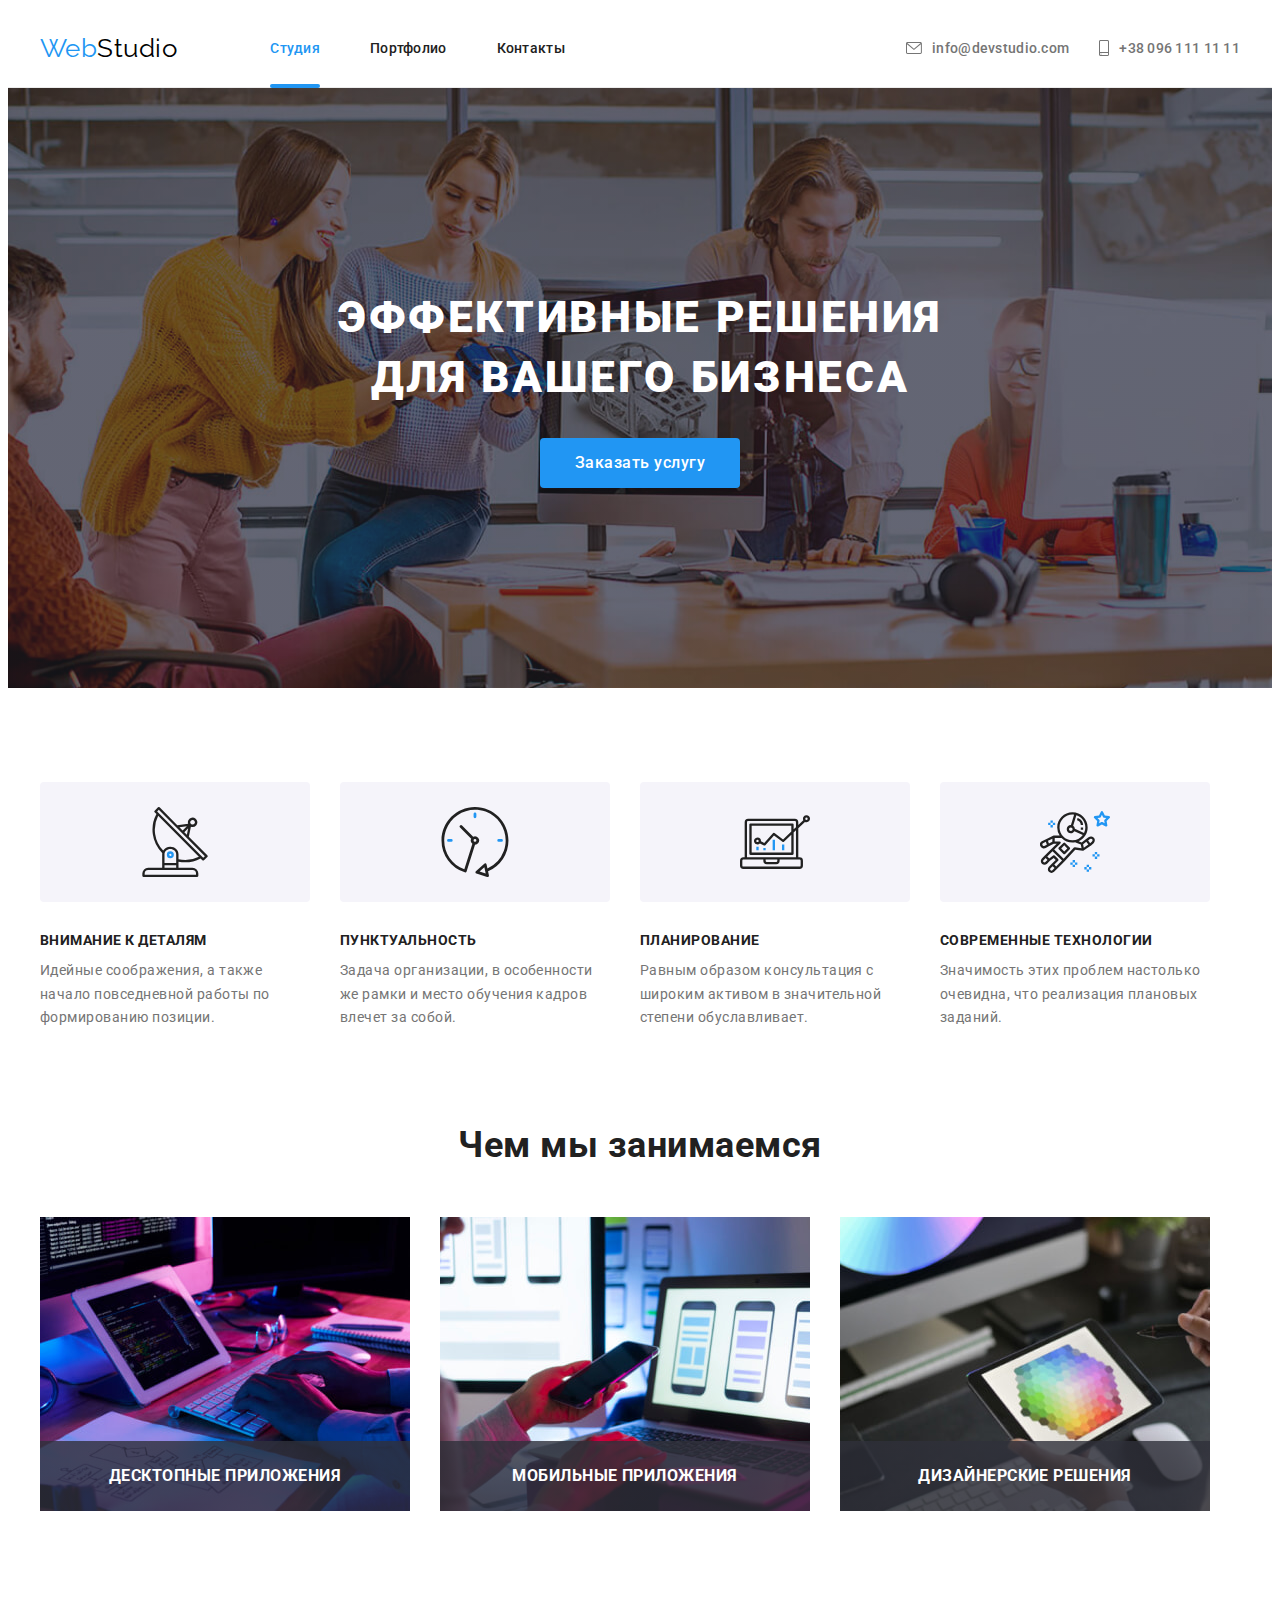
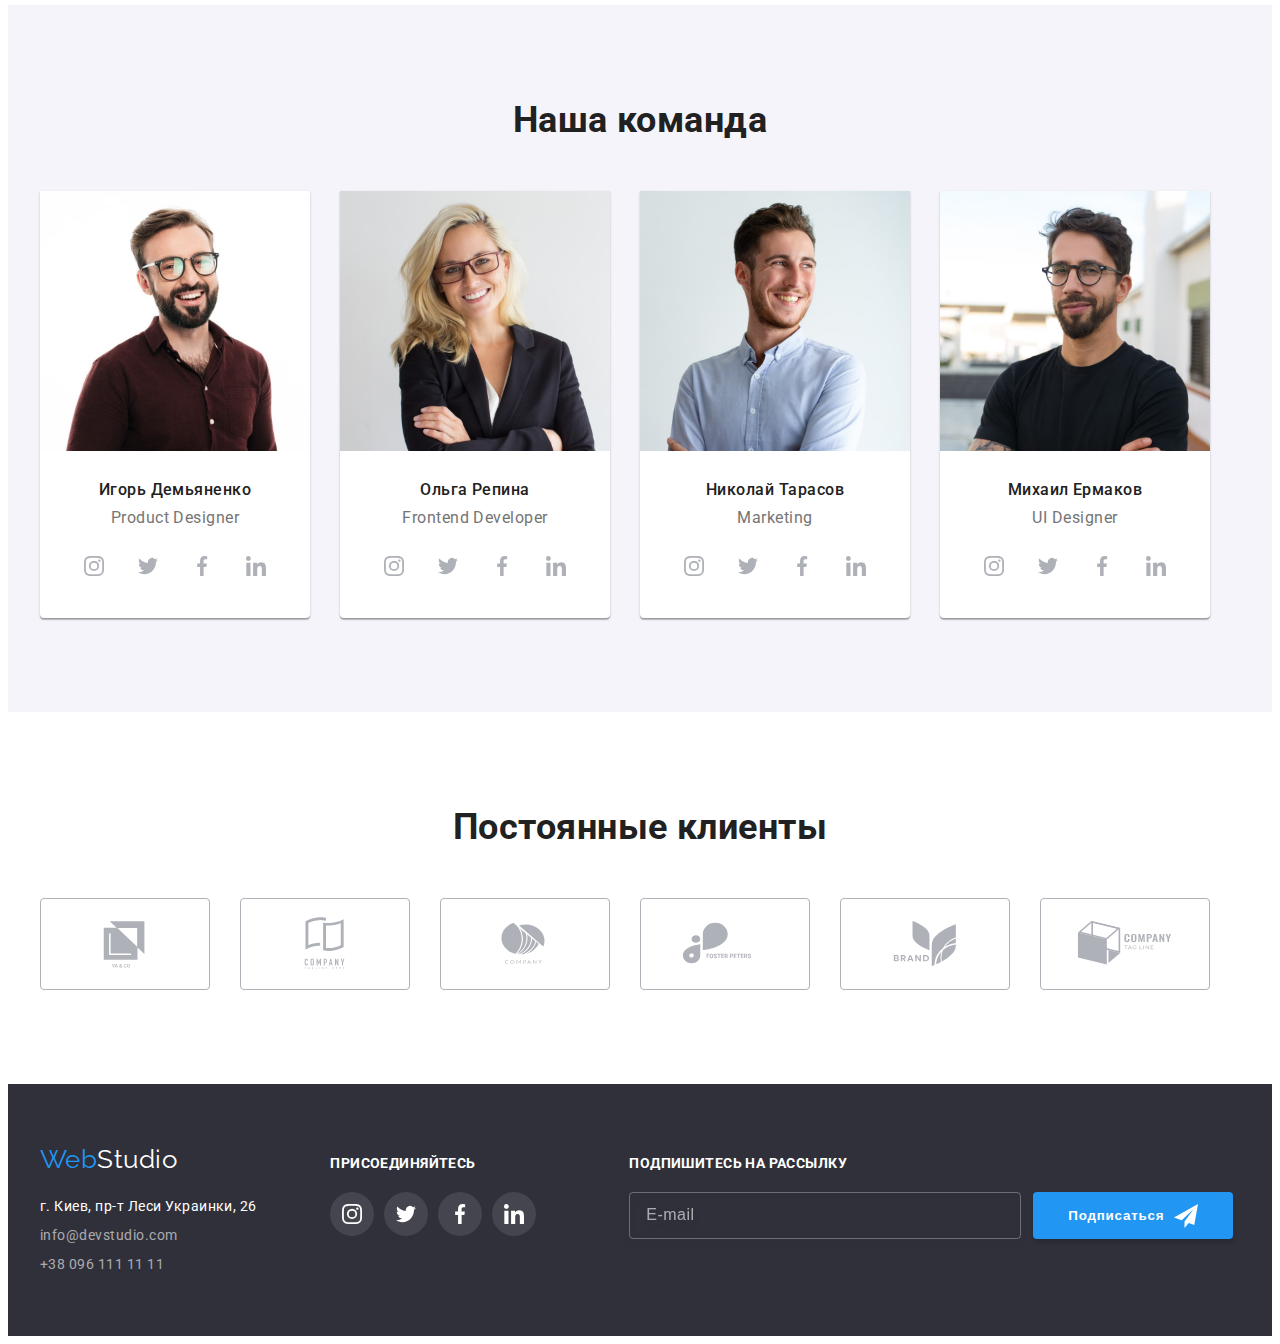
<file: index.html>
<!DOCTYPE html>
<html lang="ru">
  <head>
    <meta charset="UTF-8" />
    <meta http-equiv="X-UA-Compatible" content="IE=edge" />
    <meta name="viewport" content="width=device-width, initial-scale=1.0" />
    <title>Веб студия WebStudio</title>
    <link rel="preconnect" href="https://fonts.googleapis.com" />
    <link rel="preconnect" href="https://fonts.gstatic.com" crossorigin />
    <link
      href="https://fonts.googleapis.com/css2?family=Raleway:wght@700&family=Roboto:wght@400;500;700;900&display=swap"
      rel="stylesheet"
    />

    <link
      rel="stylesheet"
      href="https://cdnjs.cloudflare.com/ajax/libs/modern-normalize/1.1.0/modern-normalize.min.css"
      integrity="sha512-wpPYUAdjBVSE4KJnH1VR1HeZfpl1ub8YT/NKx4PuQ5NmX2tKuGu6U/JRp5y+Y8XG2tV+wKQpNHVUX03MfMFn9Q=="
      crossorigin="anonymous"
      referrerpolicy="no-referrer"
    />

    <link rel="stylesheet" href="./css/styles.css" />
  </head>
  <body class="body-page">
    <header class="page-header">
      <!--Логотип и навигация-->
      <div class="container">
        <nav class="navigation">
          <a class="logo logo-header link" href="./index.html"><span>Web</span>Studio</a>
          <ul class="site-nav">
            <li class="site-nav-element">
              <a class="link current" href="./index.html">Студия</a>
            </li>
            <li class="site-nav-element">
              <a class="link" href="./portfolio.html">Портфолио</a>
            </li>
            <li class="site-nav-element">
              <a class="link" href="">Контакты</a>
            </li>
          </ul>
        </nav>

        <ul class="auth-nav">
          <li class="auth-nav-element">
            <a class="auth-nav-mail link" href="mailto:info@devstudio.com"
              ><svg class="auth-nav-mail-svg">
                <use href="./images/icons.svg#icon-mail"></use></svg
              >info@devstudio.com</a
            >
          </li>
          <li class="auth-nav-element">
            <a class="auth-nav-phone link" href="tel:+380961111111"
              ><svg class="auth-nav-phone-svg">
                <use href="./images/icons.svg#icon-tel"></use></svg
              >+38 096 111 11 11</a
            >
          </li>
        </ul>
      </div>
    </header>
    <!--Герой-->
    <main>
      <div class="overlay">
        <section class="hero">
          <div class="container">
            <h1 class="hero-title">
              Эффективные решения <br />
              для вашего бизнеса
            </h1>
            <button class="button" type="button" data-modal-open>Заказать услугу</button>
          </div>
          <div class="backdrop is-hidden" data-modal>
            <form class="modal" name="signup-form" autocomplete="on" novalidate>
              <button class="button-close" data-modal-close>
                <svg class="button-close-svg">
                  <use href="./images/icons.svg#button-close"></use>
                </svg>
              </button>

              <h2 class="modal-title">Оставьте свои данные, мы вам перезвоним</h2>
              <div class="form-field">
                <label class="form-label">
                  <span class="form-label-span">Имя</span>
                  <div class="div-for-position">
                    <input name="name" class="form-input" type="text" autofocus />
                    <svg class="form-icon">
                      <use href="./images/icons.svg#icon-name"></use>
                    </svg>
                  </div>
                </label>
              </div>
              <div class="form-field">
                <label class="form-label">
                  <span class="form-label-span">Телефон</span>
                  <div class="div-for-position">
                    <input class="form-input" name="tel" type="tel" />
                    <svg class="form-icon">
                      <use href="./images/icons.svg#icon-phone"></use>
                    </svg>
                  </div>
                </label>
              </div>
              <div class="form-field">
                <label class="form-label">
                  <span class="form-label-span">Почта</span>
                  <div class="div-for-position">
                    <input class="form-input" name="email" type="email" />
                    <svg class="form-icon">
                      <use href="./images/icons.svg#icon-email"></use>
                    </svg>
                  </div>
                </label>
              </div>
              <div class="form-field">
                <label class="form-label">
                  <span class="form-label-span">Комментарий</span>
                  <textarea
                    class="form-input comment"
                    name="comment"
                    placeholder="Введите текст"
                    rows="6"
                  ></textarea>
                </label>
              </div>
              <div class="agreement-field">
                <label class="agreement" for="checkbox">
                  <input class="modal-checkbox" name="checkbox" type="checkbox" id="checkbox" />
                  <span class="new-checkbox"></span>
                  <!-- <svg class="new-checkbox"><use href="./images/icons.svg#icon-check"></use></svg> -->
                  Соглашаюсь с рассылкой и принимаю
                  <a href="" class="oferta agreement">Условия договора</a></label
                >
              </div>

              <button class="button modal-button" type="submit" data-modal-close-two>
                Отправить
              </button>
            </form>
          </div>
        </section>
      </div>
      <!--Статьи-->
      <section class="section">
        <div class="container">
          <ul class="works-list list">
            <li class="works">
              <div class="works-thumb">
                <svg class="works-svg">
                  <use href="./images/icons.svg#icon-antenna"></use>
                </svg>
              </div>

              <h3 class="works-title">Внимание к деталям</h3>
              <p class="works-text">
                Идейные соображения, а также начало повседневной работы по формированию позиции.
              </p>
            </li>
            <li class="works">
              <div class="works-thumb">
                <svg class="works-svg">
                  <use href="./images/icons.svg#icon-clock"></use>
                </svg>
              </div>
              <h3 class="works-title">Пунктуальность</h3>
              <p class="works-text">
                Задача организации, в особенности же рамки и место обучения кадров влечет за собой.
              </p>
            </li>
            <li class="works">
              <div class="works-thumb">
                <svg class="works-svg">
                  <use href="./images/icons.svg#icon-diagram"></use>
                </svg>
              </div>
              <h3 class="works-title">Планирование</h3>
              <p class="works-text">
                Равным образом консультация с широким активом в значительной степени обуславливает.
              </p>
            </li>
            <li class="works">
              <div class="works-thumb">
                <svg class="works-svg">
                  <use href="./images/icons.svg#icon-astronaut"></use>
                </svg>
              </div>
              <h3 class="works-title">Современные технологии</h3>
              <p class="works-text">
                Значимость этих проблем настолько очевидна, что реализация плановых заданий.
              </p>
            </li>
          </ul>
        </div>
      </section>

      <!--Чем мы занимаемся-->
      <section class="section no-padding-top">
        <div class="container">
          <h2 class="section-title">Чем мы занимаемся</h2>
          <ul class="photo-set">
            <li class="photo">
              <div class="photo-set-thumb">
                <img src="./images/img5.jpg" alt="Фото процесса набора кода" width="370" />
                <div class="photo-set-decor">
                  <p class="photo-set-text">Десктопные приложения</p>
                </div>
              </div>
            </li>
            <li class="photo">
              <div class="photo-set-thumb">
                <img
                  src="./images/img6.jpg"
                  alt="Фото процесса разработки дизайна мобильного приложения"
                  width="370"
                />
                <div class="photo-set-decor">
                  <p class="photo-set-text">Мобильные приложения</p>
                </div>
              </div>
            </li>
            <li class="photo">
              <div class="photo-set-thumb">
                <img src="./images/img7.jpg" alt="Фото карты цветов на планшете" width="370" />
                <div class="photo-set-decor">
                  <p class="photo-set-text">Дизайнерские решения</p>
                </div>
              </div>
            </li>
          </ul>
        </div>
      </section>
      <!--Наша команда-->
      <section class="section personal">
        <div class="container">
          <h2 class="section-title">Наша команда</h2>
          <ul class="personal-card-set">
            <li class="personal-card-item">
              <article>
                <div class="card-thumb">
                  <img src="./images/img1.jpg" alt="Фото Игорь Демьяненко" width="270" />
                </div>
                <div class="personal-card-footer">
                  <h3 class="personal-title">Игорь Демьяненко</h3>
                  <p class="personal-text">Product Designer</p>
                  <ul class="personal-card-icon-set list">
                    <li class="personal-card-icon-item">
                      <button class="personal-card-button">
                        <svg class="personal-card-icon">
                          <use href="./images/icons.svg#icon-instagram"></use>
                        </svg>
                      </button>
                    </li>
                    <li class="personal-card-icon-item">
                      <button class="personal-card-button">
                        <svg class="personal-card-icon">
                          <use href="./images/icons.svg#icon-twitter"></use>
                        </svg>
                      </button>
                    </li>
                    <li class="personal-card-icon-item">
                      <button class="personal-card-button">
                        <svg class="personal-card-icon">
                          <use href="./images/icons.svg#icon-facebook"></use>
                        </svg>
                      </button>
                    </li>
                    <li class="personal-card-icon-item">
                      <button class="personal-card-button">
                        <svg class="personal-card-icon">
                          <use href="./images/icons.svg#icon-linkedin"></use>
                        </svg>
                      </button>
                    </li>
                  </ul>
                </div>
              </article>
            </li>

            <li class="personal-card-item">
              <article>
                <div class="card-thumb">
                  <img src="./images/img2.jpg" alt="Фото Ольга Репина" width="270" />
                </div>
                <div class="personal-card-footer">
                  <h3 class="personal-title">Ольга Репина</h3>
                  <p class="personal-text">Frontend Developer</p>
                  <ul class="personal-card-icon-set list">
                    <li class="personal-card-icon-item">
                      <button class="personal-card-button">
                        <svg class="personal-card-icon">
                          <use href="./images/icons.svg#icon-instagram"></use>
                        </svg>
                      </button>
                    </li>
                    <li class="personal-card-icon-item">
                      <button class="personal-card-button">
                        <svg class="personal-card-icon">
                          <use href="./images/icons.svg#icon-twitter"></use>
                        </svg>
                      </button>
                    </li>
                    <li class="personal-card-icon-item">
                      <button class="personal-card-button">
                        <svg class="personal-card-icon">
                          <use href="./images/icons.svg#icon-facebook"></use>
                        </svg>
                      </button>
                    </li>
                    <li class="personal-card-icon-item">
                      <button class="personal-card-button">
                        <svg class="personal-card-icon">
                          <use href="./images/icons.svg#icon-linkedin"></use>
                        </svg>
                      </button>
                    </li>
                  </ul>
                </div>
              </article>
            </li>

            <li class="personal-card-item">
              <article>
                <div class="card-thumb">
                  <img src="./images/img3.jpg" alt="Фото Николай Тарасов" width="270" />
                </div>
                <div class="personal-card-footer">
                  <h3 class="personal-title">Николай Тарасов</h3>
                  <p class="personal-text">Marketing</p>
                  <ul class="personal-card-icon-set list">
                    <li class="personal-card-icon-item">
                      <button class="personal-card-button">
                        <svg class="personal-card-icon">
                          <use href="./images/icons.svg#icon-instagram"></use>
                        </svg>
                      </button>
                    </li>
                    <li class="personal-card-icon-item">
                      <button class="personal-card-button">
                        <svg class="personal-card-icon">
                          <use href="./images/icons.svg#icon-twitter"></use>
                        </svg>
                      </button>
                    </li>
                    <li class="personal-card-icon-item">
                      <button class="personal-card-button">
                        <svg class="personal-card-icon">
                          <use href="./images/icons.svg#icon-facebook"></use>
                        </svg>
                      </button>
                    </li>
                    <li class="personal-card-icon-item">
                      <button class="personal-card-button">
                        <svg class="personal-card-icon">
                          <use href="./images/icons.svg#icon-linkedin"></use>
                        </svg>
                      </button>
                    </li>
                  </ul>
                </div>
              </article>
            </li>

            <li class="personal-card-item">
              <article>
                <div class="card-thumb">
                  <img src="./images/img4.jpg" alt="Фото Михаил Ермаков" width="270" />
                </div>
                <div class="personal-card-footer">
                  <h3 class="personal-title">Михаил Ермаков</h3>
                  <p class="personal-text">UI Designer</p>
                  <ul class="personal-card-icon-set list">
                    <li class="personal-card-icon-item">
                      <button class="personal-card-button">
                        <svg class="personal-card-icon">
                          <use href="./images/icons.svg#icon-instagram"></use>
                        </svg>
                      </button>
                    </li>
                    <li class="personal-card-icon-item">
                      <button class="personal-card-button">
                        <svg class="personal-card-icon">
                          <use href="./images/icons.svg#icon-twitter"></use>
                        </svg>
                      </button>
                    </li>
                    <li class="personal-card-icon-item">
                      <button class="personal-card-button">
                        <svg class="personal-card-icon">
                          <use href="./images/icons.svg#icon-facebook"></use>
                        </svg>
                      </button>
                    </li>
                    <li class="personal-card-icon-item">
                      <button class="personal-card-button">
                        <svg class="personal-card-icon">
                          <use href="./images/icons.svg#icon-linkedin"></use>
                        </svg>
                      </button>
                    </li>
                  </ul>
                </div>
              </article>
            </li>
          </ul>
        </div>
      </section>
      <section class="section">
        <div class="container">
          <h2 class="section-title">Постоянные клиенты</h2>
          <ul class="regular-customers-set">
            <li class="regular-customers-item">
              <button class="regular-customers-button">
                <svg class="regular-customers-icon">
                  <use href="./images/icons.svg#icon-regular-customers-1"></use>
                </svg>
              </button>
            </li>
            <li class="regular-customers-item">
              <button class="regular-customers-button">
                <svg class="regular-customers-icon">
                  <use href="./images/icons.svg#icon-regular-customers-2"></use>
                </svg>
              </button>
            </li>
            <li class="regular-customers-item">
              <button class="regular-customers-button">
                <svg class="regular-customers-icon">
                  <use href="./images/icons.svg#icon-regular-customers-3"></use>
                </svg>
              </button>
            </li>
            <li class="regular-customers-item">
              <button class="regular-customers-button">
                <svg class="regular-customers-icon">
                  <use href="./images/icons.svg#icon-regular-customers-4"></use>
                </svg>
              </button>
            </li>
            <li class="regular-customers-item">
              <button class="regular-customers-button">
                <svg class="regular-customers-icon">
                  <use href="./images/icons.svg#icon-regular-customers-5"></use>
                </svg>
              </button>
            </li>
            <li class="regular-customers-item">
              <button class="regular-customers-button">
                <svg class="regular-customers-icon">
                  <use href="./images/icons.svg#icon-regular-customers-6"></use>
                </svg>
              </button>
            </li>
          </ul>
        </div>
      </section>
    </main>
    <footer class="footer">
      <div class="container">
        <div>
          <!--Логотип-->
          <a class="logo logo-footer link" href="./index.html"><span>Web</span>Studio</a>
          <!--Контакты-->
          <address class="address street">г. Киев, пр-т Леси Украинки, 26</address>
          <address class="address">
            <a class="link" href="mailto:info@devstudio.com">info@devstudio.com</a>
            <a class="link" href="tel:+380961111111">+38 096 111 11 11</a>
          </address>
        </div>
        <div class="social-set">
          <h3 class="social-title">Присоединяйтесь</h3>
          <ul class="personal-card-icon-set list">
            <li class="personal-card-icon-item">
              <button class="footer-icon-button">
                <svg class="footer-icon personal-card-icon">
                  <use href="./images/icons.svg#icon-instagram"></use>
                </svg>
              </button>
            </li>
            <li class="personal-card-icon-item">
              <button class="footer-icon-button">
                <svg class="personal-card-icon">
                  <use href="./images/icons.svg#icon-twitter"></use>
                </svg>
              </button>
            </li>
            <li class="personal-card-icon-item">
              <button class="footer-icon-button">
                <svg class="personal-card-icon">
                  <use href="./images/icons.svg#icon-facebook"></use>
                </svg>
              </button>
            </li>
            <li class="personal-card-icon-item">
              <button class="footer-icon-button">
                <svg class="personal-card-icon">
                  <use href="./images/icons.svg#icon-linkedin"></use>
                </svg>
              </button>
            </li>
          </ul>
        </div>
        <div class="mailing">
          <h3 class="social-title">Подпишитесь на рассылку</h3>
          <div class="footer-group">
            <label>
              <input class="footer-input" name="mailing-email" type="email" placeholder="E-mail" />
            </label>
            <button class="footer-button" type="submit">
              Подписаться
              <svg class="footer-button-icon"><use href="./images/icons.svg#icon-send"></use></svg>
            </button>
          </div>
        </div>
      </div>
    </footer>
    <script src="./js/modal.js"></script>
  </body>
</html>
</file>
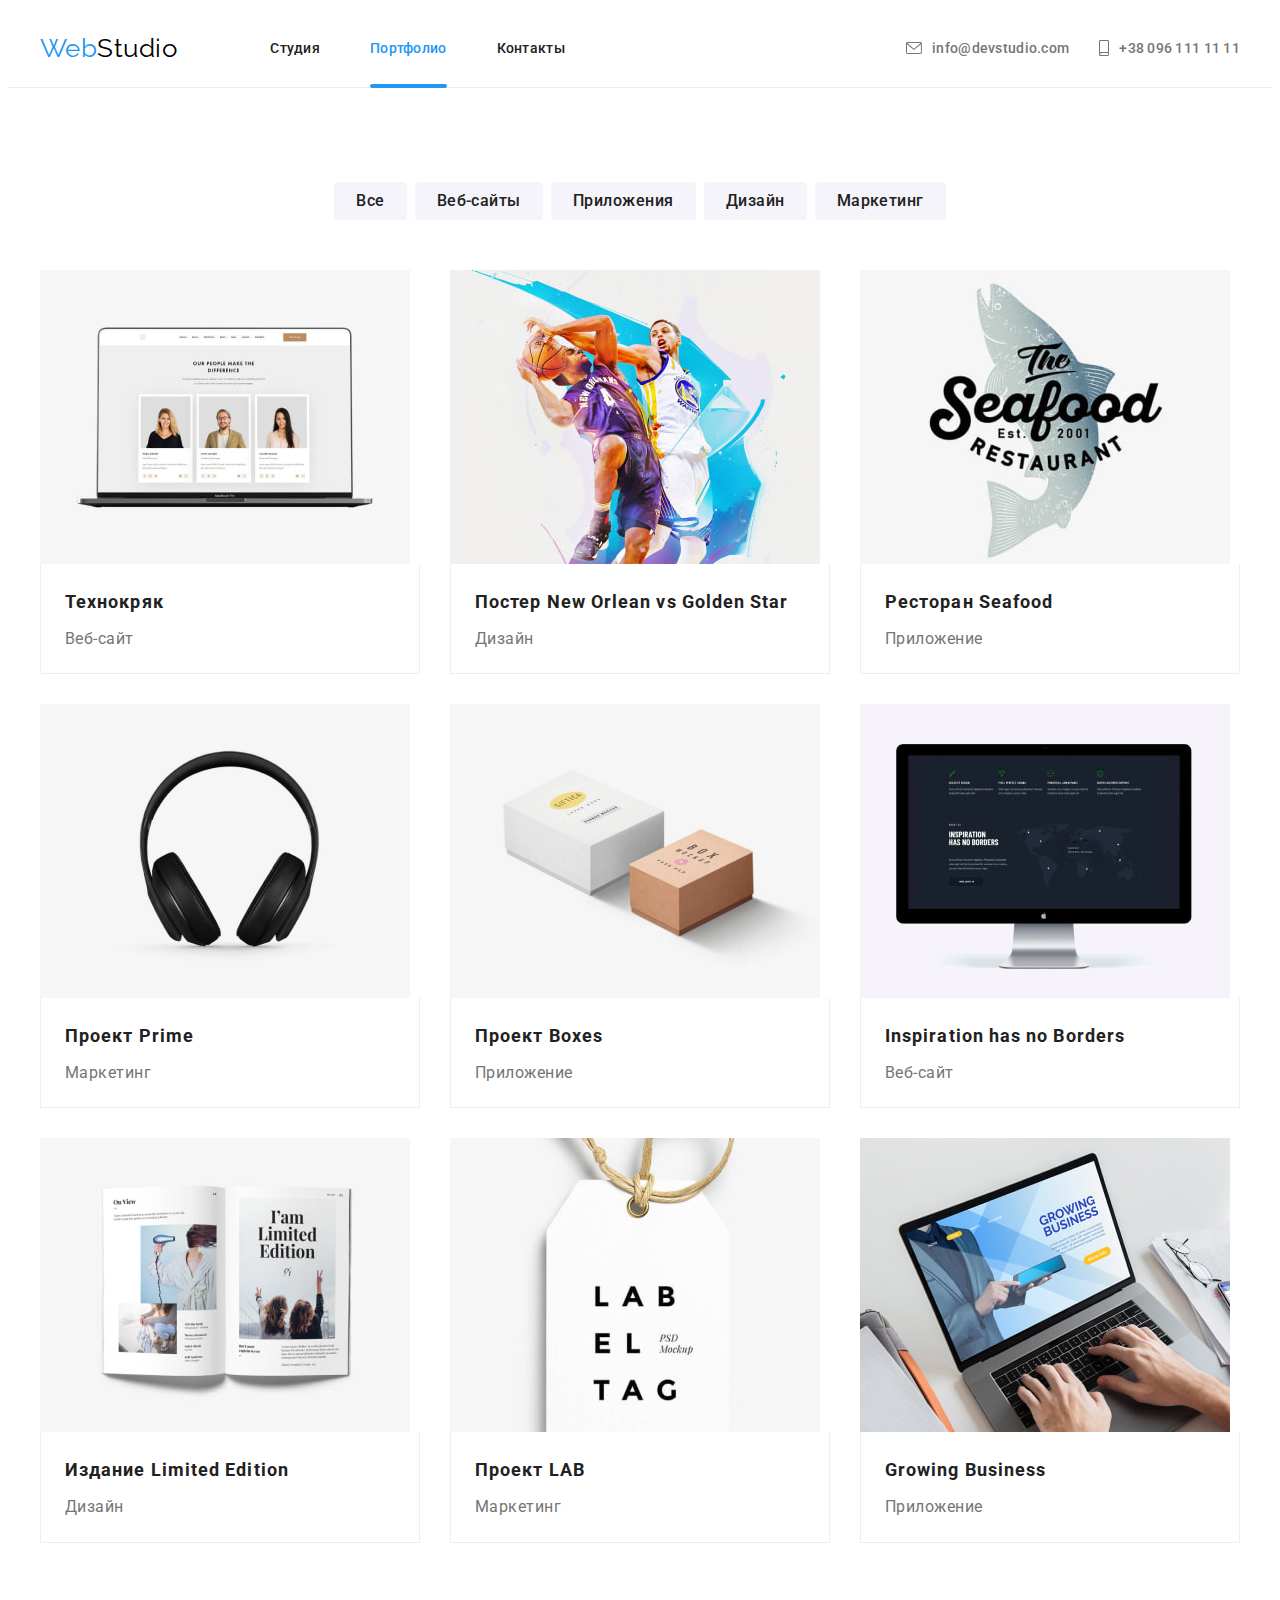
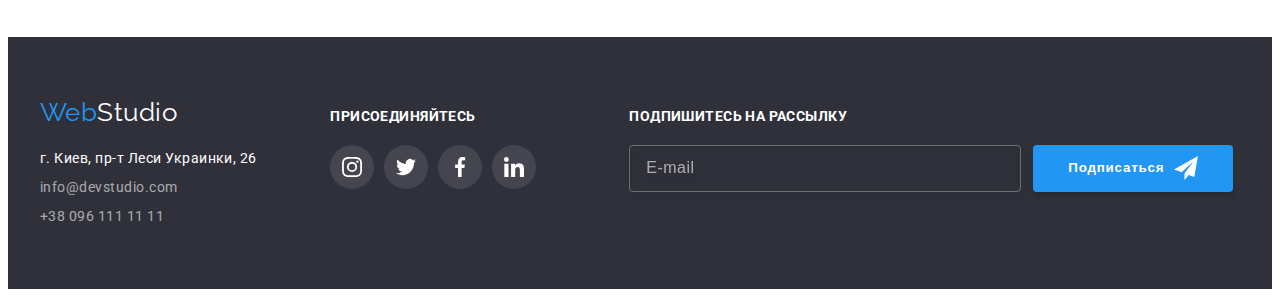
<file: portfolio.html>
<!DOCTYPE html>
<html lang="ru">
  <head>
    <meta charset="UTF-8" />
    <meta http-equiv="X-UA-Compatible" content="IE=edge" />
    <meta name="viewport" content="width=device-width, initial-scale=1.0" />
    <title>Портфолио</title>
    <link rel="preconnect" href="https://fonts.googleapis.com" />
    <link rel="preconnect" href="https://fonts.gstatic.com" crossorigin />
    <link
      href="https://fonts.googleapis.com/css2?family=Raleway:wght@700&family=Roboto:wght@400;500;700;900&display=swap"
      rel="stylesheet"
    />
    <link
      rel="stylesheet"
      href="https://cdnjs.cloudflare.com/ajax/libs/modern-normalize/1.1.0/modern-normalize.min.css"
      integrity="sha512-wpPYUAdjBVSE4KJnH1VR1HeZfpl1ub8YT/NKx4PuQ5NmX2tKuGu6U/JRp5y+Y8XG2tV+wKQpNHVUX03MfMFn9Q=="
      crossorigin="anonymous"
      referrerpolicy="no-referrer"
    />
    <link rel="stylesheet" href="./css/styles.css" />
  </head>
  <body class="body-page">
    <header class="page-header">
      <!--Логотип и навигация-->
      <div class="container">
        <nav class="navigation">
          <a class="logo logo-header link" href="./index.html"><span>Web</span>Studio</a>
          <ul class="site-nav">
            <li class="site-nav-element">
              <a class="link" href="./index.html">Студия</a>
            </li>
            <li class="site-nav-element">
              <a class="link current" href="./portfolio.html">Портфолио</a>
            </li>
            <li class="site-nav-element">
              <a class="link" href="">Контакты</a>
            </li>
          </ul>
        </nav>

        <ul class="auth-nav">
          <li class="auth-nav-element">
            <a class="auth-nav-mail link" href="mailto:info@devstudio.com"
              ><svg class="auth-nav-mail-svg">
                <use href="./images/icons.svg#icon-mail"></use></svg
              >info@devstudio.com</a
            >
          </li>
          <li class="auth-nav-element">
            <a class="auth-nav-phone link" href="tel:+380961111111"
              ><svg class="auth-nav-phone-svg">
                <use href="./images/icons.svg#icon-tel"></use></svg
              >+38 096 111 11 11</a
            >
          </li>
        </ul>
      </div>
    </header>
    <main>
      <section class="section">
        <div class="container">
          <h1 class="portfolio-card-set-title">Наши работы</h1>
          <ul class="buttons list">
            <li>
              <button class="button" type="button">Все</button>
            </li>
            <li>
              <button class="button" type="button">Веб-сайты</button>
            </li>
            <li>
              <button class="button" type="button">Приложения</button>
            </li>
            <li>
              <button class="button" type="button">Дизайн</button>
            </li>
            <li>
              <button class="button" type="button">Маркетинг</button>
            </li>
          </ul>
        </div>
        <div class="container">
          <ul class="portfolio-card-set list">
            <li class="portfolio-card-item">
              <a href="" class="portfolio-card">
                <article class="portfolio-card-article">
                  <div class="card-thumb">
                    <img src="./images/img8.jpg" alt="Ноутбук" width="370" />
                    <div class="portfolio-card-overlay">
                      <p class="portfolio-card-overlay-text">
                        Ресурс предлагает комплексные предложения с разным уровнем функционала и
                        сервисов. Все это позволит посетителю получить исчерпывающие сведения о
                        компании или частном лице.
                      </p>
                    </div>
                  </div>
                  <div class="portfolio-card-content">
                    <h2 class="portfolio-card-title">Технокряк</h2>
                    <p class="portfolio-card-text">Веб-сайт</p>
                  </div>
                </article>
              </a>
            </li>
            <li class="portfolio-card-item">
              <a href="" class="portfolio-card">
                <article class="portfolio-card-article">
                  <div class="card-thumb">
                    <img src="./images/img9.jpg" alt="Два боскетболиста с мячем" width="370" />
                    <div class="portfolio-card-overlay">
                      <p class="portfolio-card-overlay-text">
                        Ресурс предлагает комплексные предложения с разным уровнем функционала и
                        сервисов. Все это позволит посетителю получить исчерпывающие сведения о
                        компании или частном лице.
                      </p>
                    </div>
                  </div>
                  <div class="portfolio-card-content">
                    <h2 class="portfolio-card-title">Постер New Orlean vs Golden Star</h2>
                    <p class="portfolio-card-text">Дизайн</p>
                  </div>
                </article>
              </a>
            </li>
            <li class="portfolio-card-item">
              <a href="" class="portfolio-card">
                <article class="portfolio-card-article">
                  <div class="card-thumb">
                    <img src="./images/img10.jpg" alt="Емблема ресторана Сифуд" width="370" />
                    <div class="portfolio-card-overlay">
                      <p class="portfolio-card-overlay-text">
                        Ресурс предлагает комплексные предложения с разным уровнем функционала и
                        сервисов. Все это позволит посетителю получить исчерпывающие сведения о
                        компании или частном лице.
                      </p>
                    </div>
                  </div>
                  <div class="portfolio-card-content">
                    <h2 class="portfolio-card-title">Ресторан Seafood</h2>
                    <p class="portfolio-card-text">Приложение</p>
                  </div>
                </article>
              </a>
            </li>
            <li class="portfolio-card-item">
              <a href="" class="portfolio-card">
                <article class="portfolio-card-article">
                  <div class="card-thumb">
                    <img src="./images/img11.jpg" alt="Наушники" width="370" />
                    <div class="portfolio-card-overlay">
                      <p class="portfolio-card-overlay-text">
                        Ресурс предлагает комплексные предложения с разным уровнем функционала и
                        сервисов. Все это позволит посетителю получить исчерпывающие сведения о
                        компании или частном лице.
                      </p>
                    </div>
                  </div>
                  <div class="portfolio-card-content">
                    <h2 class="portfolio-card-title">Проект Prime</h2>
                    <p class="portfolio-card-text">Маркетинг</p>
                  </div>
                </article>
              </a>
            </li>
            <li class="portfolio-card-item">
              <a href="" class="portfolio-card">
                <article class="portfolio-card-article">
                  <div class="card-thumb">
                    <img src="./images/img12.jpg" alt="Две бумажные коробки" width="370" />
                    <div class="portfolio-card-overlay">
                      <p class="portfolio-card-overlay-text">
                        Ресурс предлагает комплексные предложения с разным уровнем функционала и
                        сервисов. Все это позволит посетителю получить исчерпывающие сведения о
                        компании или частном лице.
                      </p>
                    </div>
                  </div>
                  <div class="portfolio-card-content">
                    <h2 class="portfolio-card-title">Проект Boxes</h2>
                    <p class="portfolio-card-text">Приложение</p>
                  </div>
                </article>
              </a>
            </li>
            <li class="portfolio-card-item">
              <a href="" class="portfolio-card">
                <article class="portfolio-card-article">
                  <div class="card-thumb">
                    <img src="./images/img13.jpg" alt="Компьютер фирмы Епл" width="370" />
                    <div class="portfolio-card-overlay">
                      <p class="portfolio-card-overlay-text">
                        Ресурс предлагает комплексные предложения с разным уровнем функционала и
                        сервисов. Все это позволит посетителю получить исчерпывающие сведения о
                        компании или частном лице.
                      </p>
                    </div>
                  </div>
                  <div class="portfolio-card-content">
                    <h2 class="portfolio-card-title">Inspiration has no Borders</h2>
                    <p class="portfolio-card-text">Веб-сайт</p>
                  </div>
                </article>
              </a>
            </li>
            <li class="portfolio-card-item">
              <a href="" class="portfolio-card">
                <article class="portfolio-card-article">
                  <div class="card-thumb">
                    <img src="./images/img14.jpg" alt="Открытая книга" width="370" />
                    <div class="portfolio-card-overlay">
                      <p class="portfolio-card-overlay-text">
                        Ресурс предлагает комплексные предложения с разным уровнем функционала и
                        сервисов. Все это позволит посетителю получить исчерпывающие сведения о
                        компании или частном лице.
                      </p>
                    </div>
                  </div>
                  <div class="portfolio-card-content">
                    <h2 class="portfolio-card-title">Издание Limited Edition</h2>
                    <p class="portfolio-card-text">Дизайн</p>
                  </div>
                </article>
              </a>
            </li>
            <li class="portfolio-card-item">
              <a href="" class="portfolio-card">
                <article class="portfolio-card-article">
                  <div class="card-thumb">
                    <img src="./images/img15.jpg" alt="Бирка с надписью" width="370" />
                    <div class="portfolio-card-overlay">
                      <p class="portfolio-card-overlay-text">
                        Ресурс предлагает комплексные предложения с разным уровнем функционала и
                        сервисов. Все это позволит посетителю получить исчерпывающие сведения о
                        компании или частном лице.
                      </p>
                    </div>
                  </div>
                  <div class="portfolio-card-content">
                    <h2 class="portfolio-card-title">Проект LAB</h2>
                    <p class="portfolio-card-text">Маркетинг</p>
                  </div>
                </article>
              </a>
            </li>
            <li class="portfolio-card-item">
              <a href="" class="portfolio-card">
                <article class="portfolio-card-article">
                  <div class="card-thumb">
                    <img src="./images/img16.jpg" alt="Руки на клавиатуре ноутбука" width="370" />
                    <div class="portfolio-card-overlay">
                      <p class="portfolio-card-overlay-text">
                        Ресурс предлагает комплексные предложения с разным уровнем функционала и
                        сервисов. Все это позволит посетителю получить исчерпывающие сведения о
                        компании или частном лице.
                      </p>
                    </div>
                  </div>
                  <div class="portfolio-card-content">
                    <h2 class="portfolio-card-title">Growing Business</h2>
                    <p class="portfolio-card-text">Приложение</p>
                  </div>
                </article>
              </a>
            </li>
          </ul>
        </div>
      </section>
    </main>
    <footer class="footer">
      <div class="container">
        <div>
          <!--Логотип-->
          <a class="logo logo-footer link" href="./index.html"><span>Web</span>Studio</a>
          <!--Контакты-->
          <address class="address street">г. Киев, пр-т Леси Украинки, 26</address>
          <address class="address">
            <a class="link" href="mailto:info@devstudio.com">info@devstudio.com</a>
            <a class="link" href="tel:+380961111111">+38 096 111 11 11</a>
          </address>
        </div>
        <div class="social-set">
          <h3 class="social-title">Присоединяйтесь</h3>
          <ul class="personal-card-icon-set list">
            <li class="personal-card-icon-item">
              <button class="footer-icon-button">
                <svg class="footer-icon personal-card-icon">
                  <use href="./images/icons.svg#icon-instagram"></use>
                </svg>
              </button>
            </li>
            <li class="personal-card-icon-item">
              <button class="footer-icon-button">
                <svg class="personal-card-icon">
                  <use href="./images/icons.svg#icon-twitter"></use>
                </svg>
              </button>
            </li>
            <li class="personal-card-icon-item">
              <button class="footer-icon-button">
                <svg class="personal-card-icon">
                  <use href="./images/icons.svg#icon-facebook"></use>
                </svg>
              </button>
            </li>
            <li class="personal-card-icon-item">
              <button class="footer-icon-button">
                <svg class="personal-card-icon">
                  <use href="./images/icons.svg#icon-linkedin"></use>
                </svg>
              </button>
            </li>
          </ul>
        </div>
        <div class="mailing">
          <h3 class="social-title">Подпишитесь на рассылку</h3>
          <div class="footer-group">
            <label>
              <input class="footer-input" name="mailing-email" type="email" placeholder="E-mail" />
            </label>
            <button class="footer-button" type="submit">
              Подписаться
              <svg class="footer-button-icon"><use href="./images/icons.svg#icon-send"></use></svg>
            </button>
          </div>
        </div>
      </div>
    </footer>
  </body>
</html>
</file>
<file: css/styles.css>
:root {
    --brand-color-blue: #3f51b5;
    --brand-color-blue-light: #2196F3;
    --brand-color-blue-light-hover: #188CE8;    
    --brand-color-black: #000000;
    --brand-color-black-light: #212121;
    --brand-color-black-dark: #2F303A;
    --brand-color-gray: #757575;
    --brand-color-gray-light: #F5F4FA;
    --brand-color-gray-border: #EEEEEE;
    --brand-color-gray-icon: #AFB1B8;
    --brand-color-white: #FFFFFF;
    --brand-color-heder-line: #ECECEC;
    --brand-color-address:rgba(255, 255, 255, 0.6);
    --card-set-portfolio: 30px;
    --animation-duration: 250ms;
    --animation-timing-function: cubic-bezier(0.4, 0, 0.2, 1);
}
h1, h2, h3, h4, h5, h6, p, ul {
    margin: 0;
}
ul {
    padding: 0;
}
img {
    display: block;
    max-width: 100%;
    height: auto;
}
.list {
    list-style: none;    
}
.link {
    text-decoration: none;    
    line-height: 1.17;
}
.body-page {    
    font-family: 'Roboto', sans-serif;
    letter-spacing: 0.03em;
    background-color: var(--brand-color-white);        
    color: var(--brand-color-black-light);   
}

/* Рамка хедера */
.page-header .container{
    display: flex;    
    padding-top: 25px;
    padding-bottom: 24px;
    align-items: center;
}

.page-header {    
    border-bottom: 1px solid var(--brand-color-heder-line);
}

/* Подсветка */
.site-nav {
    display: flex;
    align-items: center;
    list-style: none;     
}
.site-nav .link {    
    display: block;
    font-size: 14px;
    font-weight: 500;
    letter-spacing: 0.02em;
    color: var(--brand-color-black-light);

    transition: color;
    transition-duration: var(--animation-duration);
    transition-timing-function: var(--animation-timing-function);
}
.site-nav .link:hover, 
.site-nav .link:focus, 
.site-nav .link.current {
    color: var(--brand-color-blue-light);
}
.site-nav-element + .site-nav-element {
    margin-left: 50px;
}

.navigation {
    display: flex;
}

/* Хедер, почта, телефон */
.auth-nav {
    margin-left: auto;
    display: flex;
    list-style: none;
}

.auth-nav-element + .auth-nav-element {
 margin-left: 30px;
}

.auth-nav .link {    
    font-size: 14px;
    font-weight: 500;
    letter-spacing: 0.02em;
    color: var(--brand-color-gray);

    transition: color;
    transition-duration: var(--animation-duration);
    transition-timing-function: var(--animation-timing-function);
}
.auth-nav .link:hover, .auth-nav .link:focus {
    color: var(--brand-color-blue-light);       
}
.auth-nav-mail, .auth-nav-phone {
    display: flex;
    align-items: center;
}

.auth-nav-mail-svg {    
    height: 12px;
    width: 16px;
    fill: currentColor;
    margin-right: 10px;
} 
.auth-nav-phone-svg {
    height: 16px;
    width: 10px;
    fill: currentColor;   
    margin-right: 10px;    
}


/* Логотип */
.logo {
    margin-right: 93px;    
    font-size: 26px;
    color: var(--brand-color-black);    
    font-family: 'Raleway', sans-serif;        
}
.logo span{
    color: var(--brand-color-blue-light);
}
/* Герой */
.hero .button,
.footer-button {
    display: inline-block;
    padding: 10px 32px;
    margin: 0;
    min-width: 200px;
    color: var(--brand-color-white);
    background: var(--brand-color-blue-light);
    box-shadow: 0px 4px 4px rgba(0, 0, 0, 0.15);
    line-height: 1.88;
    transition: background;
    transition-duration: var(--animation-duration);
    transition-timing-function: var(--animation-timing-function);
}
.hero .button:hover, 
.hero .button:focus {
    background-color: var(--brand-color-blue-light-hover);
    box-shadow: 0px 4px 4px rgba(0, 0, 0, 0.15);

}
.hero {
    padding-top: 200px;
    padding-bottom: 200px;
    text-align: center;    
}
.overlay {
    margin-right: auto;
    margin-left: auto;
    max-width: 1600px;
    background-image: linear-gradient(
    to right
    ,rgba(47, 48, 58, 0.4)
    ,rgba(47, 48, 58, 0.4))
    ,url(../images/hero.jpg);
    background-color: #C4C4C4;;
    background-position: center;
    background-repeat: no-repeat;
}

.hero-title {    
    margin-bottom: 30px;
    text-transform: uppercase;
    text-align: center;    
    font-size: 44px;
    font-weight: 900;    
    line-height: 1.36;
    letter-spacing: 0.06em;
    color: var(--brand-color-white);    
}
/* Наша команда */
.personal { 
    background: var(--brand-color-gray-light);
}
.personal-card-footer {
    padding-top: 30px;
    padding-bottom: 30px;
}
.personal-title {    
    margin-bottom: 10px;
    font-weight: 500;
    font-size: 16px;    
    line-height: 1.17;
    text-align: center;    
}
.personal-text {
    margin-bottom: 16px;   
    line-height: 1.17;
    text-align: center;    
    color: var(--brand-color-gray);
}
.personal-card-set {    
    display: flex;   
    list-style: none;
}
.personal-card-item {
     
    background-color: var(--brand-color-white);
    box-shadow: 0px 1px 3px rgba(0, 0, 0, 0.12), 0px 1px 1px rgba(0, 0, 0, 0.14), 0px 2px 1px rgba(0, 0, 0, 0.2);
    border-radius: 0px 0px 4px 4px;
}
.personal-card-item + .personal-card-item {
    margin-left: 30px;
}
.personal-card-icon-set {
    display: flex;
    justify-content: center;
}
.personal-card-button { 
    width: 44px;
    height: 44px;
    padding: 0;
    display: flex;
    align-items: center;
    justify-content: center;
    cursor: pointer;
    color: var(--brand-color-gray-icon);
    background: none;    
    border: none;
    border-radius: 50%;

    transition: color, background-color;
    transition-duration: var(--animation-duration);
    transition-timing-function: var(--animation-timing-function);
}
.personal-card-button:hover,
.personal-card-button:focus {
    color: var(--brand-color-white);
    background-color: var(--brand-color-blue-light);    
}
.personal-card-icon-item + .personal-card-icon-item {
    margin-left: 10px;
}
.personal-card-icon {
    fill: currentColor;  
    width: 20px;
    height: 20px;
}
/* Секция картинок */
.section-title {   
    margin-bottom: 50px;    
    font-size: 36px;    
    line-height: 1.17;
    text-align: center;    
}
/* Секция коротких текстов */
.works-list {    
    display: flex;    
}
.works + .works {    
    margin-left: 30px;
}

.works-thumb {
    margin-bottom: 30px;
    justify-content: center;
    align-items: center;
    display: flex;
    width: 270px;
    height: 120px;
    background: var(--brand-color-gray-light);
    border-radius: 4px;
}
.works-svg {    
    width: 70px;
    height: 70px;    
}

.works-title {
    margin-bottom: 10px;   
    font-size: 14px;    
    line-height: 1.17;    
    text-transform: uppercase;
}
.works-text {        
    width: 270px; 
    font-size: 14px;    
    line-height: 1.714;    
    color: var(--brand-color-gray);       
}

/* Секция Постоянные клиенты */
.regular-customers-set {
    display: flex;
    list-style: none;
}


.regular-customers-item + .regular-customers-item {
    margin-left: 30px;
}

.regular-customers-icon { 
    fill: currentColor;    
    width: 106px;
    height: 60px;
}

.regular-customers-button {
    padding: 0;
    justify-content: center;
    align-items: center;
    display: flex;    
    width: 170px;
    height: 92px;
    color: var(--brand-color-gray-icon);
    cursor: pointer;    
    border: 1px solid var(--brand-color-gray-icon);
    border-radius: 4px;
    background-color: var(--brand-color-white);

    transition: color, border;
    transition-duration: var(--animation-duration);
    transition-timing-function: var(--animation-timing-function);
}
.regular-customers-button:hover, 
.regular-customers-button:focus {
    color: var(--brand-color-blue-light);
    border: 1px solid var(--brand-color-blue-light);
    
}

/* Футер */
.logo-footer {
    margin-bottom: 20px;
    margin-left: auto;
    display: block;
    color: var(--brand-color-white);    
}
.footer {
    padding: 60px 0;
    background: var(--brand-color-black-dark);    
}
.address,
.address .link {    
    font-size: 14px;
    line-height: 1.71;
    color: var(--brand-color-white);
    font-style: normal;
}
.street {
margin-bottom: 5px;
}

.address .link {    
    display: block;
    color: var(--brand-color-address);
    transition: color;
    transition-duration: var(--animation-duration);
    transition-timing-function: var(--animation-timing-function);
}
.address .link:first-child {
margin-bottom: 5px;
}
.address .link:hover,
.address .link:focus {
    color: var(--brand-color-blue-light);
}

.social-set {
    margin-top: 12px;
    margin-left: 60px;
}
.social-title {
    margin-bottom: 20px;
    text-transform: uppercase;
    color: var(--brand-color-white);
    font-weight: 700;
    font-size: 14px;
    line-height: 1.14;
    letter-spacing: 0.03em;
}


.footer-icon-button {
    width: 44px;
    height: 44px;
    padding: 0;
    display: flex;
    align-items: center; 
    justify-content: center;   
    cursor: pointer;
    color: var(--brand-color-white);
    background: rgba(255, 255, 255, 0.1);
    border-radius: 50%;    
    border: none;

    transition: color, background-color;
    transition-duration: var(--animation-duration);
    transition-timing-function: var(--animation-timing-function);
}

.footer-icon-button:hover,
.footer-icon-button:focus {    
    background-color: var(--brand-color-blue-light);
}
.footer > .container {
    display: flex;
}
/* Портфолио фильтры*/
.buttons {
    margin-bottom: 50px;
    display: flex;
    justify-content: center;
}
.button {
    padding: 6px 22px;  
    margin: 0px 4px;   
    color: var(--brand-color-black-light);
    background: var(--brand-color-gray-light);
    cursor: pointer;
    border: 0;    
    font-family: inherit;
    font-weight: 500;
    font-size: 16px;
    line-height: 1.62;    
    letter-spacing: inherit;    
    border-radius: 4px;

    transition: color, background, box-shadow;
    transition-duration: var(--animation-duration);
    transition-timing-function: var(--animation-timing-function);
}

.button:hover, .button:focus {
    color: var(--brand-color-white);
    background: var(--brand-color-blue-light);
    box-shadow: 0px 3px 1px rgba(0, 0, 0, 0.1), 0px 1px 2px rgba(0, 0, 0, 0.08), 0px 2px 2px rgba(0, 0, 0, 0.12);
}
/* Портфолио карточки */
.portfolio-card {
    text-decoration: none;
    display: block;

    transition: box-shadow;
    transition-duration: var(--animation-duration);
    transition-timing-function: var(--animation-timing-function);
}
.portfolio-card-set-title {
    position: absolute;
    width: 1px;
    height: 1px;
    margin: -1px;
    border: 0;
    padding: 0;
    clip: rect(0 0 0 0);
    overflow: hidden;
}
.portfolio-card-set {    
    margin-top: calc(-1 * var(--card-set-portfolio));
    margin-left: calc(-1 * var(--card-set-portfolio));
    display: flex;
    flex-wrap: wrap;
}

.portfolio-card:hover,
.portfolio-card:focus {
    box-shadow: 0px 1px 1px rgba(0, 0, 0, 0.12), 0px 4px 4px rgba(0, 0, 0, 0.06), 1px 4px 6px rgba(0, 0, 0, 0.16);
}

.portfolio-card-item {
    margin-top: var(--card-set-portfolio);
    margin-left: var(--card-set-portfolio);
    flex-basis: calc(100% / 3 - var(--card-set-portfolio));
}

.portfolio-card-content {
    padding: 20px 23px 19px 24px;
    border: 1px solid var(--brand-color-gray-border);
    border-top: none;
}

.portfolio-card-title {
    color: var(--brand-color-black-light);
    margin-bottom: 4px;
    font-size: 18px;
    line-height: 2;
    letter-spacing: 0.06em;
}

.portfolio-card-text {
    line-height: 1.88;
    color: var(--brand-color-gray);
}

.container {
    margin-left: auto;
    margin-right: auto;
    width: 1200px;
    padding-left: 15px;
    padding-right: 15px;    
    /* outline: solid tomato; */
}
.section {
    padding: 94px 0;    
}
.no-padding-top  {
    padding-top: 0;
}
.photo-set {    
    list-style: none;
    display: flex;    
}
.photo + .photo {
    margin-left: 30px;
}
.photo-set-thumb {
    position: relative;
}

.photo-set-text {
    color: var(--brand-color-white);
    text-transform: uppercase;
    font-weight: 700;
    text-align: center;
}

.photo-set-decor {
    display: flex;
    justify-content: center;
    align-items: center;
    height: 70px;
    width: 100%;
    position: absolute;
    bottom: 0;
    background: linear-gradient(to right, rgba(47, 48, 58, 0.8), rgba(47, 48, 58, 0.8));
}

.photo + .photo {
    margin-left: 30px;
}
.card-thumb {
    position: relative;
    overflow: hidden;
}


.portfolio-card-overlay {    
    position: absolute;
    top: 0;
    left: 0;
    width: 100%;
    height: 100%;
    background-color: rgba(33, 150, 243, 0.9);
    transform: translateY(100%);

    transition-property: transform;
    transition-duration: var(--animation-duration);
    transition-timing-function: var(--animation-timing-function);
}
.portfolio-card:hover .portfolio-card-overlay,
.portfolio-card:focus .portfolio-card-overlay  {    
    transform: translateY(0);    
}

.portfolio-card-overlay-text {
    padding: 63px 24px;
    font-size: 18px;
    line-height: 1.56;
    letter-spacing: 0.03em;
    color: var(--brand-color-white);
}
/* Анимация модалки */
.backdrop {    
    position: fixed;
    top: 0;
    left: 0;
    width: 100%;
    height: 100%;
    background-color: rgba(0, 0, 0, 0.2);
    opacity: 1;
    transition-property: opacity;
    transition-duration: var(--animation-duration);
    transition-timing-function: var(--animation-timing-function);
    z-index: 999;
}
.backdrop.is-hidden {
    opacity: 0;
    pointer-events: none;
}

.modal {
    position: relative;
    padding: 40px;
    position: absolute;
    top: 50%;
    left: 50%;    
    transform: translate(-50%, -50%) scale(1);
    min-width: 528px;
    min-height: 581px;
    background-color: var(--brand-color-white);
    box-shadow: 0px 1px 3px rgba(0, 0, 0, 0.12), 0px 1px 1px rgba(0, 0, 0, 0.14), 0px 2px 1px rgba(0, 0, 0, 0.2);
    border-radius: 4px;

    transition-property: transform;
    transition-duration: var(--animation-duration);
    transition-timing-function: var(--animation-timing-function);
}
.backdrop.is-hidden .modal {
    transform: translate(-50%, -50%) scale(0.5);
}
/* декоративное подчеркивание */
.site-nav-element {
    position: relative;
}
.site-nav-element>.link::after {    
    position: absolute;
    content: "";
    display: block;
    height: 4px;
    width: 100%;
    margin-top: 28px;
    background-color: var(--brand-color-blue-light);
    border-radius: 2px;
    transform: scaleX(0);
    transition: transform;
    transition-duration: var(--animation-duration);
    transition-timing-function: var(--animation-timing-function);
}

.site-nav-element > .link:hover::after,
.site-nav-element>.link:focus::after {
    transform: scaleX(1);
}

.link.current::after {
    transform: scaleX(1);    
}

.button-close {
    display: flex;
    align-items: center;
    justify-content: center;
    cursor: pointer;
    padding: 0;
    position: absolute;
    top: 8px;
    right: 8px;
    border: 1px solid rgba(0, 0, 0, 0.1);
    width: 30px;
    height: 30px;
    border-radius: 50%;
    background-color: var(--brand-color-white);

    transition: color;
    transition-duration: var(--animation-duration);
    transition-timing-function: var(--animation-timing-function);
}

.button-close:hover, 
.button-close:focus-visible {
    color: var(--brand-color-blue-light);    
}

.button-close-svg {    
    width: 11px;
    height: 11px;
    fill: currentColor;
}

.modal-title {
    margin-bottom: 12px;
    font-weight: 700;
    font-size: 20px;
    text-align: center;
    
    color: #212121;
}

.form-field + .form-field {
    margin-top: 10px;
}

.modal-set {
    font-size: 12px;
    display: flex;
    flex-direction: column;
    align-items: flex-start;
}
.form-input {
    padding: 10px 11px 10px 42px;
    line-height: 1.17;
    width: 100%;
    
    border: 1px solid rgba(33, 33, 33, 0.2);
    border-radius: 4px;

    transition: border;
    transition-duration: var(--animation-duration);
    transition-timing-function: var(--animation-timing-function);
}
.form-input::placeholder {
    font-size: 12px;
    line-height: 1.17;
    letter-spacing: 0.01em;
    color: rgba(117, 117, 117, 0.5);
    ;
}

.form-input:hover,
.form-input:focus {
    border: 1px solid var(--brand-color-blue-light);
}
.comment {
    padding: 11px 15px;
    resize: none;
    height: 120px;
}

.form-field {
    display: flex;
    flex-direction: column;
}

.agreement {
    cursor: pointer;
    display: flex;
    align-items: center;
    margin-left: 8px;
    font-size: 14px;
    text-align: left;
    line-height: 1.71;
    color: var(--brand-color-gray);
}
.agreement-field {
    margin-top: 20px;
    margin-bottom: 30px;
    display: flex;
    align-items: center;
    flex-direction: row;
}
.agreement-field .input {
    margin-left: 12px;
}


.div-for-position {
    position: relative;
}
.form-icon {
    position: absolute;
    width: 18px;
    height: 18px;
    left: 12px;
    top: 50%;
    transform: translateY(-50%);
    fill: var(--brand-color-black-light);

    transition: fill;
    transition-duration: var(--animation-duration);
    transition-timing-function: var(--animation-timing-function);
}

.form-input:hover + .form-icon,
.form-input:focus + .form-icon {
    fill: var(--brand-color-blue-light);
}
.oferta {
    margin-left: 4px;
    color: var(--brand-color-blue-light);
}

.modal-checkbox {
     position: absolute;
     width: 1px;
     height: 1px;
     margin: -1px;
     border: 0;
     padding: 0;
     clip: rect(0 0 0 0);
     overflow: hidden;
}

.modal-checkbox:checked + .new-checkbox {
    background-image: url("data:image/svg+xml;charset=utf8,%3Csvg width='16' height='15' fill='none' xmlns='http://www.w3.org/2000/svg'%3E%3Crect width='16' height='15' rx='2'/%3E%3Cpath d='m3.957 7.752-.069-.066-.069.065-.888.842-.076.072.076.073 3.496 3.334.069.066.069-.066 7.504-7.158.076-.073-.076-.072-.882-.841-.069-.066-.069.066-6.553 6.246-2.539-2.422Z' fill='%23fff' stroke='%23fff' stroke-width='.2'/%3E%3C/svg%3E");
    border: 2px solid var(--brand-color-blue-light);
    background-color: var(--brand-color-blue-light);
    background-size: contain;
    background-origin: border-box;
}

.new-checkbox {
    
    margin-right: 8px;
    display: inline-block;    
    width: 16px;
    height: 15px;
    border-radius: 2px;
    border: 2px solid var(--brand-color-black-light);

    transition: border, background;
    transition-duration: var(--animation-duration);
    transition-timing-function: var(--animation-timing-function);
    
}

.footer-button {
    border-radius: 4px;
    border: none;

    transition: color;
    transition-duration: var(--animation-duration);
    transition-timing-function: var(--animation-timing-function);
}
.mailing {
    margin-left: 93px;
    margin-top: 12px;
}
.footer-input {
    margin-right: 12px;
    padding: 15px 16px;
    width: 358px;
    color: var(--brand-color-white);
    background-color: transparent;
    border: 1px solid rgba(255, 255, 255, 0.3);
    filter: drop-shadow(0px 4px 4px rgba(0, 0, 0, 0.15));
    border-radius: 4px;
}
.footer-input::placeholder {

    font-size: 16px;
    line-height: 1.25;
    letter-spacing: 0.03em;
    color: rgba(255, 255, 255, 0.6);
}
.footer-button {    
    cursor: pointer;
    letter-spacing: 0.06em;
    font-weight: 700;
    line-height: 1.9;
    display: flex;
    align-items: center;
    justify-content: center;
    padding-left: 29px;
    padding-right: 29px;
}

.footer-button-icon {
    margin-left: 10px;
    width: 24px;
    height: 24px;
}

.footer-group {
    display: flex;
}

.modal .form-label-span {
    display: block;
    margin-bottom: 4px;
    font-size: 12px;
    text-align: start;
    letter-spacing: 0.01em;
    color: var(--brand-color-gray);
}
.modal-button {
    letter-spacing: 0.06em;
    font-weight: 700;
}
.form-input.comment {
    display: block;
}
</file>
